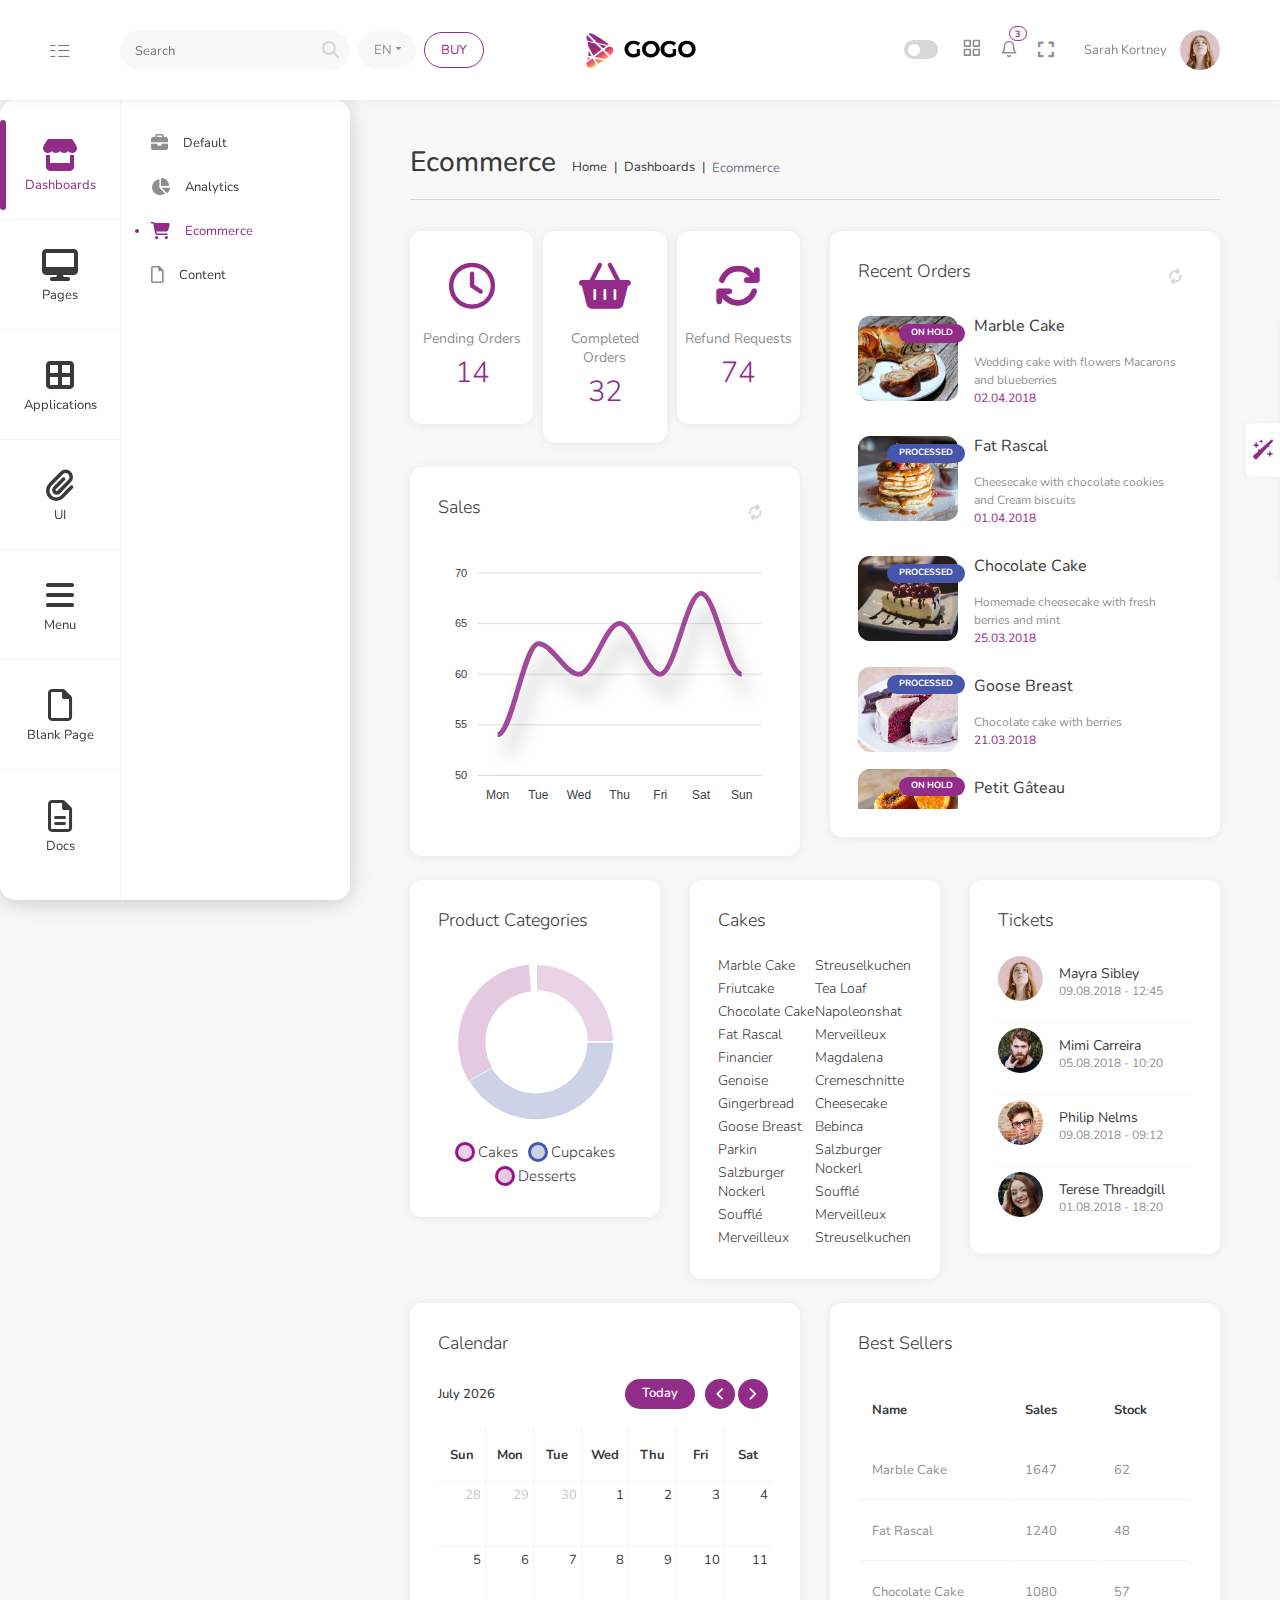
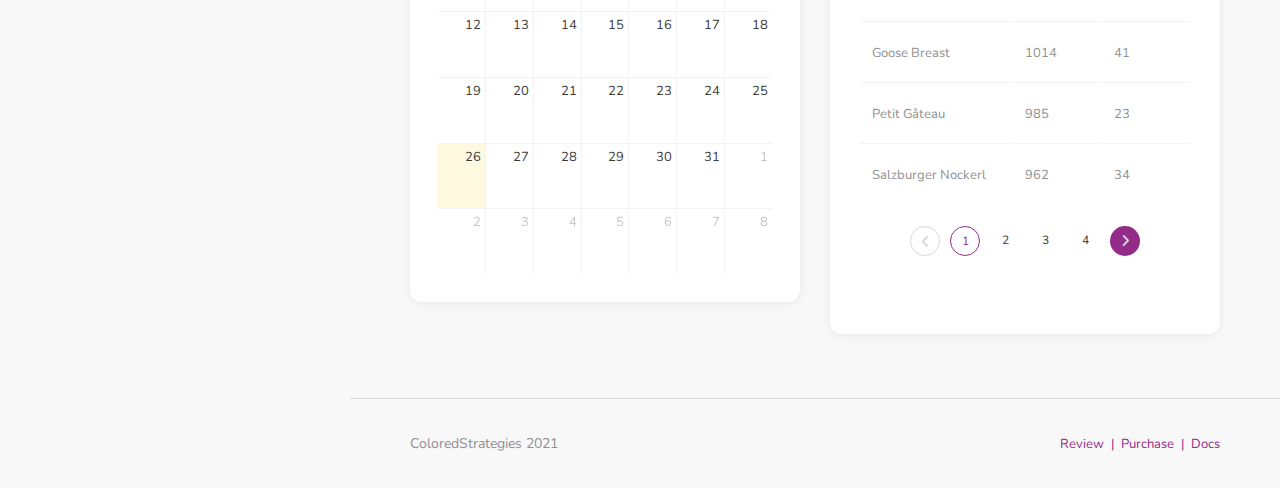
<file: index.html>
<!DOCTYPE html>
<html lang="en">

<head>
    <meta charset="UTF-8">
    <meta name="viewport" content="width=device-width, initial-scale=1.0">
    <title>Gogo React - React Admin Template</title>

    <!-- Font Link -->
    <link rel="stylesheet" href="./assets/css/font.css">

    <!-- Font Awesome Link -->
    <link rel="stylesheet" href="./assets/css/all.min.css">

    <!-- Favicon Link -->
    <link rel="shortcut icon" href="./assets/images/logo/favicon.ico" type="image/x-icon">

    <!-- Calender -->
     <link rel="stylesheet" href="./assets/css/calender.css">

    <!-- Css Link -->
    <link rel="stylesheet" id="colorChange" href="./assets/css/style.css">

</head>

<!-- https://gogo-react.coloredstrategies.com/app/dashboards/ecommerce -->

<body>
    <div class="wizard-setting">
        <a href="#">
            <i class="fa-solid fa-wand-sparkles"></i>
        </a>
    </div>
    <div class="theme-colors">
        <div class="change-color">
            <p>Light Theme</p>
            <div class="colors">
                <a href="#" class="bluenavy">
                    <span></span>
                </a>
                <a href="#" class="blueyale">
                    <span></span>
                </a>
                <a href="#" class="blueolympic">
                    <span></span>
                </a>
                <a href="#" class="greenmoss">
                    <span></span>
                </a>
                <a href="#" class="greenlime">
                    <span></span>
                </a>
            </div>
            <div class="colors">
                <a href="javascript:void(0);" class="purplemonster" data-path="./assets/css/style.css">
                    <span></span>
                </a>
                <a href="#" class="orangecarrot">
                    <span></span>
                </a>
                <a href="#" class="redruby">
                    <span></span>
                </a>
                <a href="#" class="yellowgranola">
                    <span></span>
                </a>
                <a href="#" class="greysteel">
                    <span></span>
                </a>
            </div>  
        </div>
        <div class="change-color">
            <p>Dark Theme</p>
            <div class="colors">
                <a href="#" class="bluenavy">
                    <span></span>
                </a>
                <a href="#" class="blueyale">
                    <span></span>
                </a>
                <a href="#" class="blueolympic">
                    <span></span>
                </a>
                <a href="#" class="greenmoss">
                    <span></span>
                </a>
                <a href="#" class="greenlime">
                    <span></span>
                </a>
            </div>
            <div class="colors">
                <a href="javascript:void(0);" class="dark-purplemonster" data-path="./assets/css/dark.css">
                    <span></span>
                </a>
                <a href="#" class="orangecarrot">
                    <span></span>
                </a>
                <a href="#" class="redruby">
                    <span></span>
                </a>
                <a href="#" class="yellowgranola">
                    <span></span>
                </a>
                <a href="#" class="greysteel">
                    <span></span>
                </a>
            </div>  
        </div>
    </div>
    <div class="page-wrapper">
        <header>
            <div class="row items-center justify-between">
                <div class="navbar-left">
                    <div class="toggle-menu">
                        <a href="javascript:void(0);">
                            <svg class="main" xmlns="http://www.w3.org/2000/svg" viewBox="0 0 9 17">
                                <rect x="0.48" y="0.5" width="7" height="1"></rect>
                                <rect x="0.48" y="7.5" width="7" height="1"></rect>
                                <rect x="0.48" y="15.5" width="7" height="1"></rect>
                            </svg>

                            <svg class="sub" xmlns="http://www.w3.org/2000/svg" viewBox="0 0 18 17">
                                <rect x="1.56" y="0.5" width="16" height="1"></rect>
                                <rect x="1.56" y="7.5" width="16" height="1"></rect>
                                <rect x="1.56" y="15.5" width="16" height="1"></rect>
                            </svg>
                        </a>
                    </div>
                    <div class="search-bar">
                        <input type="text" placeholder="Search">
                        <span>
                            <i class="fa-solid fa-magnifying-glass"></i>
                        </span>
                    </div>
                    <div class="lan">
                        <a href="javascript:void(0);">
                            <span>EN</span>
                        </a>
                        <nav>
                            <ul>
                                <li class="dropdown">
                                    <a href="index.html">English - LTR</a>
                                </li>
                                <li class="dropdown">
                                    <a href="index.html">Español</a>
                                </li>
                                <li class="dropdown">
                                    <a href="index.html">English - RTL</a>
                                </li>
                            </ul>
                        </nav>
                    </div>
                    <div class="buy">
                        <a href="https://themeforest.net/cart/configure_before_adding/22544383?license=regular&irgwc=1&clickid=VJM0kU21bxyKRudUFv3RSwwXUkHXVZVBqSOl2A0&iradid=275988&irpid=1324459&iradtype=ONLINE_TRACKING_LINK&irmptype=mediapartner&mp_value1=&utm_campaign=af_impact_radius_1324459&utm_medium=affiliate&utm_source=impact_radius">buy</a>
                    </div>
                </div>
                <div class="logo">
                    <a href="javascript:void(0);">
                        <img src="./assets/images/logo/logo.png" alt="Logo">
                    </a>
                </div>
                <div class="navbar-right">
                    <a href="javascript:void(0);">
                        <input type="checkbox" id="switch">
                        <label for="switch">Toggle</label>
                    </a>
                    <div class="icons">
                        <div class="grid">
                            <a href="javascript:void(0);">
                                <svg xmlns="http://www.w3.org/2000/svg" width="18" height="18" viewBox="0 0 22 22"
                                    fill="none" stroke="currentColor" stroke-width="2" stroke-linecap="round"
                                    stroke-linejoin="round" class="feather feather-grid">
                                    <rect x="3" y="3" width="7" height="7"></rect>
                                    <rect x="14" y="3" width="7" height="7"></rect>
                                    <rect x="14" y="14" width="7" height="7"></rect>
                                    <rect x="3" y="14" width="7" height="7"></rect>
                                </svg>
                            </a>
                            <nav>
                                <ul>
                                    <li class="dropdown">
                                        <a href="index.html">
                                            <i class="fa-solid fa-store"></i>
                                            <span>Dashboards</span>
                                        </a>
                                        <a href="index.html">
                                            <i class="fa-solid fa-paperclip"></i><br>
                                            <span>UI</span>
                                        </a>
                                        <a href="index.html">
                                            <i class="fa-solid fa-chart-simple"></i>
                                            <span>Charts</span>
                                        </a>
                                        <a href="index.html">
                                            <i class="fa-regular fa-comment"></i><br>
                                            <span>Chat</span>
                                        </a>
                                        <a href="index.html">
                                            <i class="fa-solid fa-chart-line"></i>
                                            <span>Survey</span>
                                        </a>
                                        <a href="index.html">
                                            <i class="fa-solid fa-list-check"></i><br>
                                            <span>To-do List</span>
                                        </a>
                                    </li>
                                </ul>
                            </nav>
                        </div>
                        <div class="notification">
                            <a href="javascript:void(0);">
                                <svg xmlns="http://www.w3.org/2000/svg" width="18" height="18" viewBox="0 0 24 24"
                                    fill="none" stroke="currentColor" stroke-width="2" stroke-linecap="round"
                                    stroke-linejoin="round" class="feather feather-bell">
                                    <path d="M18 8A6 6 0 0 0 6 8c0 7-3 9-3 9h18s-3-2-3-9"></path>
                                    <path d="M13.73 21a2 2 0 0 1-3.46 0"></path>
                                </svg>
                                <span>3</span>
                            </a>
                            <nav>
                                <ul>
                                    <li class="dropdown">
                                        <a href="index.html">
                                            <div class="user-list">
                                                <div class="user-img">
                                                    <a href="#">
                                                        <img src="./assets/images/product/comment.png" alt="User Image">
                                                    </a>
                                                </div>
                                                <div class="user-detail">
                                                    <a href="#">
                                                        <p>Joisse Kaycee just sent a new comment!</p>
                                                        <p>09.04.2018 - 12:45</p>
                                                    </a>
                                                </div>
                                            </div>
                                        </a>
                                    </li>
                                    <li class="dropdown">
                                        <a href="index.html">
                                            <div class="user-list">
                                                <div class="user-img">
                                                    <a href="#">
                                                        <img src="./assets/images/product/product-img-1.png" alt="Product Image">
                                                    </a>
                                                </div>
                                                <div class="user-detail">
                                                    <a href="#">
                                                        <p>1 item is out of stock!</p>
                                                        <p>09.04.2018 - 12:45</p>
                                                    </a>
                                                </div>
                                            </div>
                                        </a>
                                    </li>
                                    <li class="dropdown">
                                        <a href="index.html">
                                            <div class="user-list">
                                                <div class="user-img">
                                                    <a href="#">
                                                        <img src="./assets/images/product/product-img-2.png" alt="Product Image">
                                                    </a>
                                                </div>
                                                <div class="user-detail">
                                                    <a href="#">
                                                        <p>New order received! It is total $147,20.</p>
                                                        <p>09.04.2018 - 12:45</p>
                                                    </a>
                                                </div>
                                            </div>
                                        </a>
                                    </li>
                                    <li class="dropdown">
                                        <a href="index.html">
                                            <div class="user-list">
                                                <div class="user-img">
                                                    <a href="#">
                                                        <img src="./assets/images/product/product-img-3.png" alt="Product Image">
                                                    </a>
                                                </div>
                                                <div class="user-detail">
                                                    <a href="#">
                                                        <p>3 items just added to wish list by a user!</p>
                                                        <p>09.04.2018 - 12:45</p>
                                                    </a>
                                                </div>
                                            </div>
                                        </a>
                                    </li>
                                </ul>
                            </nav>
                        </div>
                        <div class="fullscreen">
                            <a href="javascript:void(0);" id="expand">
                                <i class="fa-solid fa-expand"></i>
                                <i class="fa-solid fa-minimize"></i>
                            </a>
                        </div>
                    </div>
                    <div class="profile">
                        <a href="javascript:void(0);">
                            <span>Sarah Kortney</span>
                            <img src="./assets/images/user-image/p-1.png" alt="Profile Photo">
                        </a>
                        <nav>
                            <ul>
                                <li class="dropdown">
                                    <a href="index.html">Account</a>
                                </li>
                                <li class="dropdown">
                                    <a href="index.html">Features</a>
                                </li>
                                <li class="dropdown">
                                    <a href="index.html">History</a>
                                </li>
                                <li class="dropdown">
                                    <a href="index.html">Support</a>
                                </li>
                                <li class="dropdown">
                                    <a href="index.html">Sign out</a>
                                </li>
                            </ul>
                        </nav>
                    </div>
                </div>
            </div>
        </header>

        <div class="page-body-wrapper">
            <div class="sidebar">
                <div class="menubar">
                    <ul>
                        <li class="dashboards">
                            <a href="#" class="dashboard">
                                <i class="fa-solid fa-store"></i>
                                <span>Dashboards</span>
                            </a>
                        </li>
                        <li class="pages">
                            <a href="#">
                                <i class="fa-solid fa-desktop"></i>
                                <span>Pages</span>
                            </a>
                        </li>
                        <li class="apps">
                            <a href="#">
                                <i class="fa-solid fa-border-all"></i>
                                <span>Applications</span>
                            </a>
                        </li>
                        <li class="ui">
                            <a href="#">
                                <i class="fa-solid fa-paperclip"></i>
                                <span>UI</span>
                            </a>
                        </li>
                        <li class="menus">
                            <a href="#">
                                <i class="fa-solid fa-bars"></i>
                                <span>Menu</span>
                            </a>
                        </li>
                        <li class="blank-page">
                            <a href="#">
                                <i class="fa-regular fa-file"></i>
                                <span>Blank Page</span>
                            </a>
                        </li>
                        <li class="docs">
                            <a href="#">
                                <i class="fa-regular fa-file-lines"></i>
                                <span>Docs</span>
                            </a>
                        </li>
                    </ul>
                </div>
                <div class="sub-menubar">
                    <ul class="dashboards-dropdown">
                        <li>
                            <a href="#">
                                <i class="fa-solid fa-briefcase"></i>
                                <span>Default</span>
                            </a>
                        </li>
                        <li>
                            <a href="#">
                                <i class="fa-solid fa-chart-pie"></i>
                                <span>Analytics</span>
                            </a>
                        </li>
                        <li>
                            <a href="#">
                                <i class="fa-solid fa-cart-shopping"></i>
                                <span>Ecommerce</span>
                            </a>
                        </li>
                        <li>
                            <a href="#">
                                <i class="fa-regular fa-file"></i>
                                <span>Content</span>
                            </a>
                        </li>
                    </ul>
                    <ul class="pages-dropdown">
                        <li class="authorization">
                            <a href="#">
                                <i class="fa-solid fa-angle-down"></i>
                                <span>Authorization</span>
                            </a>
                            <nav class="authorization-subdropdown">
                                <ul>
                                    <li>
                                        <a href="#">
                                            <i class="fa-solid fa-user-check"></i>
                                            <span>Login</span>
                                        </a>
                                    </li>
                                    <li>
                                        <a href="#">
                                            <i class="fa-solid fa-user-plus"></i>
                                            <span>Register</span>
                                        </a>
                                    </li>
                                    <li>
                                        <a href="#">
                                            <i class="fa-solid fa-user-check"></i>
                                            <span>Forgot Password</span>
                                        </a>
                                    </li>
                                    <li>
                                        <a href="#">
                                            <i class="fa-solid fa-user-xmark"></i>
                                            <span>Reset Password</span>
                                        </a>
                                    </li>
                                </ul>
                            </nav>
                        </li>
                        <li class="product">
                            <a href="#">
                                <i class="fa-solid fa-angle-down"></i>
                                <span>Product</span>
                            </a>
                            <nav class="product-subdropdown">
                                <ul>
                                    <li>
                                        <a href="#">
                                            <i class="fa-regular fa-rectangle-list"></i>
                                            <span>Data List</span>
                                        </a>
                                    </li>
                                    <li>
                                        <a href="#">
                                            <i class="fa-solid fa-list"></i>
                                            <span>Thuumb List</span>
                                        </a>
                                    </li>
                                    <li>
                                        <a href="#">
                                            <i class="fa-solid fa-border-all"></i>
                                            <span>Image List</span>
                                        </a>
                                    </li>
                                    <li>
                                        <a href="#">
                                            <i class="fa-regular fa-image"></i>
                                            <span>Details</span>
                                        </a>
                                    </li>
                                    <li>
                                        <a href="#">
                                            <i class="fa-solid fa-book-open"></i>
                                            <span>Details Alt</span>
                                        </a>
                                    </li>
                                </ul>
                            </nav>
                        </li>
                        <li class="profile1">
                            <a href="#">
                                <i class="fa-solid fa-angle-down"></i>
                                <span>Profile</span>
                            </a>
                            <nav class="profile1-subdropdown">
                                <ul>
                                    <li>
                                        <a href="#">
                                            <i class="fa-solid fa-share-nodes"></i>
                                            <span>Social</span>
                                        </a>
                                    </li>
                                    <li>
                                        <a href="#">
                                            <i class="fa-solid fa-link"></i>
                                            <span>Portfolio</span>
                                        </a>
                                    </li>
                                </ul>
                            </nav>
                        </li>
                        <li class="blog">
                            <a href="#">
                                <i class="fa-solid fa-angle-down"></i>
                                <span>Blog</span>
                            </a>
                            <nav class="blog-subdropdown">
                                <ul>
                                    <li>
                                        <a href="#">
                                            <i class="fa-solid fa-share-nodes"></i>
                                            <span>Blog List</span>
                                        </a>
                                    </li>
                                    <li>
                                        <a href="#">
                                            <i class="fa-solid fa-link"></i>
                                            <span>Blog Detail</span>
                                        </a>
                                    </li>
                                </ul>
                            </nav>
                        </li>
                        <li class="miscellaneous">
                            <a href="#">
                                <i class="fa-solid fa-angle-down"></i>
                                <span>Miscellaneous</span>
                            </a>
                            <nav class="miscellaneous-subdropdown">
                                <ul>
                                    <li>
                                        <a href="#">
                                            <i class="fa-regular fa-circle-question"></i>
                                            <span>Faq</span>
                                        </a>
                                    </li>
                                    <li>
                                        <a href="#">
                                            <i class="fa-solid fa-graduation-cap"></i>
                                            <span>Knowledge Base</span>
                                        </a>
                                    </li>
                                    <li>
                                        <a href="#">
                                            <i class="fa-regular fa-gem"></i>
                                            <span>Prices</span>
                                        </a>
                                    </li>
                                    <li>
                                        <a href="#">
                                            <i class="fa-solid fa-magnifying-glass"></i>
                                            <span>Search</span>
                                        </a>
                                    </li>
                                    <li>
                                        <a href="#">
                                            <i class="fa-regular fa-envelope-open"></i>
                                            <span>Mailing</span>
                                        </a>
                                    </li>
                                    <li>
                                        <a href="#">
                                            <i class="fa-solid fa-receipt"></i>
                                            <span>Invoice</span>
                                        </a>
                                    </li>
                                    <li>
                                        <a href="#">
                                            <i class="fa-solid fa-circle-exclamation"></i>
                                            <span>Error</span>
                                        </a>
                                    </li>
                                </ul>
                            </nav>
                        </li>
                    </ul>
                    <ul class="apps-dropdown">
                        <li>
                            <a href="#">
                                <i class="fa-solid fa-circle-check"></i>
                                <span>To-do List</span>
                            </a>
                        </li>
                        <li>
                            <a href="#">
                                <i class="fa-solid fa-calculator"></i>
                                <span>Survey</span>
                            </a>
                        </li>
                        <li>
                            <a href="#">
                                <i class="fa-regular fa-comments"></i>
                                <span>Chat</span>
                            </a>
                        </li>
                    </ul>
                    <ul class="ui-dropdown">
                        <li class="forms">
                            <a href="#">
                                <i class="fa-solid fa-angle-down"></i>
                                <span>Forms</span>
                            </a>
                            <nav class="forms-subdropdown">
                                <ul>
                                    <li>
                                        <a href="#">
                                            <i class="fa-solid fa-book"></i>
                                            <span>Layouts</span>
                                        </a>
                                    </li>
                                    <li>
                                        <a href="#">
                                            <i class="fa-solid fa-puzzle-piece"></i>
                                            <span>Components</span>
                                        </a>
                                    </li>
                                    <li>
                                        <a href="#">
                                            <i class="fa-regular fa-circle-check"></i>
                                            <span>Validations</span>
                                        </a>
                                    </li>
                                    <li>
                                        <a href="#">
                                            <i class="fa-solid fa-wand-sparkles"></i>
                                            <span>Wizard</span>
                                        </a>
                                    </li>
                                </ul>
                            </nav>
                        </li>
                        <li class="components">
                            <a href="#">
                                <i class="fa-solid fa-angle-down"></i>
                                <span>Components</span>
                            </a>
                            <nav class="components-subdropdown">
                                <ul>
                                    <li>
                                        <a href="#">
                                            <i class="fa-regular fa-bell"></i>
                                            <span>Alerts</span>
                                        </a>
                                    </li>
                                    <li>
                                        <a href="#">
                                            <i class="fa-solid fa-award"></i>
                                            <span>Badges</span>
                                        </a>
                                    </li>
                                    <li>
                                        <a href="#">
                                            <i class="fa-solid fa-play"></i>
                                            <span>Buttons</span>
                                        </a>
                                    </li>
                                    <li>
                                        <a href="#">
                                            <i class="fa-solid fa-layer-group"></i>
                                            <span>Cards</span>
                                        </a>
                                    </li>
                                    <li>
                                        <a href="#">
                                            <i class="fa-regular fa-image"></i>
                                            <span>Carousel</span>
                                        </a>
                                    </li>
                                    <li>
                                        <a href="#">
                                            <i class="fa-solid fa-chart-simple"></i>
                                            <span>Charts</span>
                                        </a>
                                    </li>
                                    <li>
                                        <a href="#">
                                            <i class="fa-solid fa-angle-up"></i>
                                            <span>Collapse</span>
                                        </a>
                                    </li>
                                    <li>
                                        <a href="#">
                                            <i class="fa-solid fa-angle-down"></i>
                                            <span>Dropdowns</span>
                                        </a>
                                    </li>
                                    <li>
                                        <a href="#">
                                            <i class="fa-solid fa-book-open"></i>
                                            <span>Editors</span>
                                        </a>
                                    </li>
                                    <li>
                                        <a href="#">
                                            <i class="fa-regular fa-star"></i>
                                            <span>Icons</span>
                                        </a>
                                    </li>
                                    <li>
                                        <a href="#">
                                            <i class="fa-regular fa-file-lines"></i>
                                            <span>Input Groups</span>
                                        </a>
                                    </li>
                                    <li>
                                        <a href="#">
                                            <i class="fa-solid fa-display"></i>
                                            <span>Jumbotron</span>
                                        </a>
                                    </li>
                                    <li>
                                        <a href="#">
                                            <i class="fa-regular fa-map"></i>
                                            <span>Maps</span>
                                        </a>
                                    </li>
                                    <li>
                                        <a href="#">
                                            <i class="fa-regular fa-paste"></i>
                                            <span>Model</span>
                                        </a>
                                    </li>
                                    <li>
                                        <a href="#">
                                            <i class="fa-solid fa-location-arrow"></i>
                                            <span>Navigation</span>
                                        </a>
                                    </li>
                                    <li>
                                        <a href="#">
                                            <i class="fa-solid fa-thumbtack fa-rotate-by" style="--fa-rotate-angle: 50deg;"></i>
                                            <span>Popover & Tooltip</span>
                                        </a>
                                    </li>
                                    <li>
                                        <a href="#">
                                            <i class="fa-solid fa-shuffle"></i>
                                            <span>Sortable</span>
                                        </a>
                                    </li>
                                    <li>
                                        <a href="#">
                                            <i class="fa-solid fa-border-all"></i>
                                            <span>Tables</span>
                                        </a>
                                    </li>
                                </ul>
                            </nav>
                        </li>
                    </ul>
                    <ul class="menus-dropdown">
                        <li>
                            <a href="#">
                                <i class="fa-solid fa-arrow-right-from-bracket fa-rotate-180"></i>
                                <span>Menu Types</span>
                            </a>
                        </li>
                        <li class="menus">
                            <a href="#">
                                <i class="fa-solid fa-angle-down"></i>
                                <span>Menu Levels</span>
                            </a>
                            <nav class="menus-subdropdown">
                                <ul>
                                    <li>
                                        <a href="#">
                                            <i class="fa-solid fa-angle-right"></i>
                                            <span>Third Level 1</span>
                                        </a>
                                    </li>
                                    <li>
                                        <a href="#">
                                            <i class="fa-solid fa-angle-right"></i>
                                            <span>Third Level 2</span>
                                        </a>
                                    </li>
                                    <li>
                                        <a href="#">
                                            <i class="fa-solid fa-angle-right"></i>
                                            <span>Third Level 3</span>
                                        </a>
                                    </li>
                                </ul>
                            </nav>
                        </li>
                    </ul>
                </div>
            </div>
            <div class="page-body">
                <div class="row row-gap-24">
                    <div class="col-12">
                        <div class="menu">
                            <div class="heading">
                                <h1>Ecommerce</h1>
                            </div>
                            <ul>
                                <li>
                                    <a href="#">Home</a>
                                </li>
                                <li>
                                    <a href="#">Dashboards</a>
                                </li>
                                <li>
                                    <a href="#">Ecommerce</a>
                                </li>
                            </ul>
                        </div>
                    </div>

                    <div class="col-6">
                        <div class="row inner-row">
                            <div class="col-4">
                                <div class="order-list">
                                    <i class="fa-regular fa-clock"></i>
                                    <p>Pending Orders</p>
                                    <span>14</span>
                                </div>
                            </div>
                            <div class="col-4">
                                <div class="order-list">
                                    <i class="fa-solid fa-basket-shopping"></i>
                                    <p>Completed Orders</p>
                                    <span>32</span>
                                </div>
                            </div>
                            <div class="col-4">
                                <div class="order-list">
                                    <i class="fa-solid fa-arrows-rotate"></i>
                                    <p>Refund Requests</p>
                                    <span>74</span>
                                </div>
                            </div>
                            <!-- <div class="col-3">
                                <div class="order-list">
                                    <i class="fa-solid fa-envelope-open-text"></i>
                                    <p>New Comments</p>
                                    <span>25</span>
                                </div>
                            </div> -->
                            <div class="col-12">
                                <div class="card">
                                    <div class="card-body">
                                        <div class="card-header">
                                            <h3>Sales</h3>
                                            <button>
                                                <i class="fa-solid fa-rotate"></i>
                                            </button>
                                        </div>
                                        <div>
                                            <div id="salesChart"></div>
                                        </div>
                                    </div>
                                </div>
                            </div>
                        </div>
                    </div>

                    <div class="col-6">
                        <div class="card">
                            <div class="card-header">
                                <h3>Recent Orders</h3>
                                <button>
                                    <i class="fa-solid fa-rotate"></i>
                                </button>
                            </div>
                            <div class="card-body">
                                <div class="recent-order">
                                    <div class="order">
                                        <div class="order-img">
                                            <a href="#">
                                                <img src="./assets/images/card-img/cake.png" alt="Cake Image">
                                                <span>on hold</span>
                                            </a>
                                        </div>
                                        <div class="order-des">
                                            <ul>
                                                <li>
                                                    <a href="#">Marble Cake</a>
                                                </li>
                                                <li>
                                                    <a href="#">Wedding cake with flowers Macarons and blueberries</a>
                                                </li>
                                                <li>
                                                    <a href="#">02.04.2018</a>
                                                </li>
                                            </ul>
                                        </div>
                                    </div>
    
                                    <div class="order">
                                        <div class="order-img">
                                            <a href="#">
                                                <img src="./assets/images/card-img/fat-rascal-img.png" alt="fat-rascal Image">
                                                <span style="background-color: #4556AC;">processed</span>
                                            </a>
                                        </div>
                                        <div class="order-des">
                                            <ul>
                                                <li>
                                                    <a href="#">Fat Rascal</a>
                                                </li>
                                                <li>
                                                    <a href="#">Cheesecake with chocolate cookies and Cream biscuits</a>
                                                </li>
                                                <li>
                                                    <a href="#">01.04.2018</a>
                                                </li>
                                            </ul>
                                        </div>
                                    </div>
    
                                    <div class="order">
                                        <div class="order-img">
                                            <a href="#">
                                                <img src="./assets/images/card-img/chocolate-cake-img.png" alt="chocolate-cake Image">
                                                <span style="background-color: #4556AC;">processed</span>
                                            </a>
                                        </div>
                                        <div class="order-des">
                                            <ul>
                                                <li>
                                                    <a href="#">Chocolate Cake</a>
                                                </li>
                                                <li>
                                                    <a href="#">Homemade cheesecake with fresh berries and mint</a>
                                                </li>
                                                <li>
                                                    <a href="#">25.03.2018</a>
                                                </li>
                                            </ul>
                                        </div>
                                    </div>
    
                                    <div class="order">
                                        <div class="order-img">
                                            <a href="#">
                                                <img src="./assets/images/card-img/goose-breast-img.png" alt="goose-breast Image">
                                                <span style="background-color: #4556AC;">processed</span>
                                            </a>
                                        </div>
                                        <div class="order-des">
                                            <ul>
                                                <li>
                                                    <a href="#">Goose Breast</a>
                                                </li>
                                                <li>
                                                    <a href="#">Chocolate cake with berries</a>
                                                </li>
                                                <li>
                                                    <a href="#">21.03.2018</a>
                                                </li>
                                            </ul>
                                        </div>
                                    </div>
    
                                    <div class="order">
                                        <div class="order-img">
                                            <a href="#">
                                                <img src="./assets/images/card-img/petit-gateau-img.png" alt="petit-gateau Image">
                                                <span>on hold</span>
                                            </a>
                                        </div>
                                        <div class="order-des">
                                            <ul>
                                                <li>
                                                    <a href="#">Petit Gâteau</a>
                                                </li>
                                                <li>
                                                    <a href="#">Chocolate cake with mascarpone</a>
                                                </li>
                                                <li>
                                                    <a href="#">02.06.2018</a>
                                                </li>
                                            </ul>
                                        </div>
                                    </div>
    
                                    <div class="order">
                                        <div class="order-img">
                                            <a href="#">
                                                <img src="./assets/images/card-img/salzburger-nockerl-img.png" alt="salzburger-nockerl Image">
                                                <span style="background-color: #4556AC;">processed</span>
                                            </a>
                                        </div>
                                        <div class="order-des">
                                            <ul>
                                                <li>
                                                    <a href="#">Salzburger Nockerl</a>
                                                </li>
                                                <li>
                                                    <a href="#">Wedding cake decorated with donuts and wild berries</a>
                                                </li>
                                                <li>
                                                    <a href="#">14.07.2018</a>
                                                </li>
                                            </ul>
                                        </div>
                                    </div>

                                </div>
                            </div>
                        </div>
                    </div>         

                    <div class="col-4">
                        <div class="card">
                            <div class="card-header">
                                <h3>Product Categories</h3>
                            </div>
                            <div class="product-chart">
                                <div id="productCategory"></div>
                            </div>
                        </div>
                    </div>

                    <div class="col-4">
                        <div class="card">
                            <div class="card-header">
                                <h3>Cakes</h3>
                            </div>
                            <div class="card-body">
                                <div class="cakes">
                                    <ul>
                                        <li>
                                            <a href="#">Marble Cake</a>
                                        </li>
                                        <li>
                                            <a href="#">Friutcake</a>
                                        </li>
                                        <li>
                                            <a href="#">Chocolate Cake</a>
                                        </li>
                                        <li>
                                            <a href="#">Fat Rascal</a>
                                        </li>
                                        <li>
                                            <a href="#">Financier</a>
                                        </li>
                                        <li>
                                            <a href="#">Genoise</a>
                                        </li>
                                        <li>
                                            <a href="#">Gingerbread</a>
                                        </li>
                                        <li>
                                            <a href="#">Goose Breast</a>
                                        </li>
                                        <li>
                                            <a href="#">Parkin</a>
                                        </li>
                                        <li>
                                            <a href="#">Salzburger Nockerl</a>
                                        </li>
                                        <li>
                                            <a href="#">Soufflé</a>
                                        </li>
                                        <li>
                                            <a href="#">Merveilleux</a>
                                        </li>
                                    </ul>

                                    <ul>
                                        <li>
                                            <a href="#">Streuselkuchen</a>
                                        </li>
                                        <li>
                                            <a href="#">Tea Loaf</a>
                                        </li>
                                        <li>
                                            <a href="#">Napoleonshat</a>
                                        </li>
                                        <li>
                                            <a href="#">Merveilleux</a>
                                        </li>   
                                        <li>
                                            <a href="#">Magdalena</a>
                                        </li>
                                        <li>
                                            <a href="#">Cremeschnitte</a>
                                        </li>
                                        <li>
                                            <a href="#">Cheesecake</a>
                                        </li>
                                        <li>
                                            <a href="#">Bebinca</a>
                                        </li>
                                        <li>
                                            <a href="#">Salzburger Nockerl</a>
                                        </li>
                                        <li>
                                            <a href="#">Soufflé</a>
                                        </li>
                                        <li>
                                            <a href="#">Merveilleux</a>
                                        </li>
                                        <li>
                                            <a href="#">Streuselkuchen</a>
                                        </li>
                                    </ul>
                                </div>
                            </div>
                        </div>
                    </div>
                    <div class="col-4">
                        <div class="card">
                            <div class="card-header">
                                <h3>Tickets</h3>
                            </div>
                            <div class="card-body">
                                <div class="user">
                                    <div class="user-list">
                                        <div class="user-img">
                                            <a href="#">
                                                <img src="./assets/images/user-image/p-1.png" alt="User Image">
                                            </a>
                                        </div>
                                        <div class="user-detail">
                                            <a href="#">
                                                <p>Mayra Sibley</p>
                                                <p>09.08.2018 - 12:45</p>
                                            </a>
                                        </div>
                                    </div>
    
                                    <div class="user-list">
                                        <div class="user-img">
                                            <a href="#">
                                                <img src="./assets/images/user-image/p-2.png" alt="User Image">
                                            </a>
                                        </div>
                                        <div class="user-detail">
                                            <a href="#">
                                                <p>Mimi Carreira</p>
                                                <p>05.08.2018 - 10:20</p>
                                            </a>
                                        </div>
                                    </div>
    
                                    <div class="user-list">
                                        <div class="user-img">
                                            <a href="#">
                                                <img src="./assets/images/user-image/p-3.png" alt="User Image">
                                            </a>
                                        </div>
                                        <div class="user-detail">
                                            <a href="#">
                                                <p>Philip Nelms</p>
                                                <p>09.08.2018 - 09:12</p>
                                            </a>
                                        </div>
                                    </div>
    
                                    <div class="user-list">
                                        <div class="user-img">
                                            <a href="#">
                                                <img src="./assets/images/user-image/p-4.png" alt="User Image">
                                            </a>
                                        </div>
                                        <div class="user-detail">
                                            <a href="#">
                                                <p>Terese Threadgill</p>
                                                <p>01.08.2018 - 18:20</p>
                                            </a>
                                        </div>
                                    </div>
    
                                    <div class="user-list">
                                        <div class="user-img">
                                            <a href="#">
                                                <img src="./assets/images/user-image/p-5.png" alt="User Image">
                                            </a>
                                        </div>
                                        <div class="user-detail">
                                            <a href="#">
                                                <p>Kathryn Mengel</p>
                                                <p>27.07.2018 - 11:45</p>
                                            </a>
                                        </div>
                                    </div>
    
                                    <div class="user-list">
                                        <div class="user-img">
                                            <a href="#">
                                                <img src="./assets/images/user-image/p-2.png" alt="User Image">
                                            </a>
                                        </div>
                                        <div class="user-detail">
                                            <a href="#">
                                                <p>Esperanza Lodge</p>
                                                <p>24.07.2018 - 15:00</p>
                                            </a>
                                        </div>
                                    </div>
    
                                    <div class="user-list">
                                        <div class="user-img">
                                            <a href="#">
                                                <img src="./assets/images/user-image/p-1.png" alt="User Image">
                                            </a>
                                        </div>
                                        <div class="user-detail">
                                            <a href="#">
                                                <p>Laree Munsch</p>
                                                <p>24.05.2018 - 11:00</p>
                                            </a>
                                        </div>
                                    </div>
                                </div>
                            </div>
                        </div>
                    </div>

                    <div class="col-6">
                        <div class="card">
                            <div class="card-header">
                                <h3>Calendar</h3>
                            </div>
                            <div class="card-body">
                                <div class="event-calender">
                                    <div id='calendar'></div>
                                </div>  
                            </div>
                        </div>
                    </div>

                    <div class="col-6">
                        <div class="card">
                            <div class="card-header">
                                <h3>Best Sellers</h3>
                            </div>
                            <div class="seller-list">
                                <table class="first">
                                    <tr class="sales-des">
                                        <td class="saler-name">Name</td>
                                        <td class="sales">Sales</td>
                                        <td class="sales-stock">Stock</td>
                                    </tr>
                                    <tr>
                                        <td>Marble Cake</td>
                                        <td>1647</td>
                                        <td>62</td>
                                    </tr>
                                    <tr>
                                        <td>Fat Rascal</td>
                                        <td>1240</td>
                                        <td>48</td>
                                    </tr>
                                    <tr>
                                        <td>Chocolate Cake</td>
                                        <td>1080</td>
                                        <td>57</td>
                                    </tr>
                                    <tr>
                                        <td>Goose Breast</td>
                                        <td>1014</td>
                                        <td>41</td>
                                    </tr>
                                    <tr>
                                        <td>Petit Gâteau</td>
                                        <td>985</td>
                                        <td>23</td>
                                    </tr>
                                    <tr>
                                        <td>Salzburger Nockerl</td>
                                        <td>962</td>
                                        <td>34</td>
                                    </tr>
                                </table>

                                <!--   -->
                            </div>

                            <div class="page-link">
                                <div class="all-page">
                                    <ul>
                                        <li>
                                            <a href="#" class="angle-left">
                                                <i class="fa-solid fa-angle-left"></i>
                                            </a>
                                        </li>
                                        <li>
                                            <a href="javascript:void(0);" class="first-page">
                                                <span>1</span>
                                            </a>
                                        </li>
                                        <li>
                                            <a href="javascript:void(0);" class="second-page">
                                                <span>2</span>
                                            </a>
                                        </li>
                                        <li>
                                            <a href="#">
                                                <span>3</span>
                                            </a>
                                        </li>
                                        <li>
                                            <a href="#">
                                                <span>4</span>
                                            </a>
                                        </li>
                                        <li>
                                            <a href="#">
                                                <i class="fa-solid fa-angle-right"></i>
                                            </a>
                                        </li>
                                    </ul>
                                </div>
                            </div>
                        </div>
                    </div>
                    
                    <div class="col-12">
                        
                    </div>
                </div>
            </div>
        </div>

        <footer>
            <div class="row">
                <div class="col-12">
                    <div class="footer-content">
                        <div class="strategies">
                            <p>ColoredStrategies 2021</p>
                        </div>
                        <div class="reviews">
                            <ul>
                                <li>
                                    <a href="#">Review</a>
                                </li>
                                <li>
                                    <a href="#">Purchase</a>
                                </li>
                                <li>
                                    <a href="#">Docs</a>
                                </li>
                            </ul>
                        </div>
                    </div>
                </div>
            </div>
        </footer>
    </div>
    <script src="./assets/js/jquery.min.js"></script>
    <script src="./assets/js/apexcharts.js"></script>
    <script src="./assets/js/script.js"></script>

    <script>
        $(document).ready(function () {

            // Theme Color Change
            $(".wizard-setting > a").click(function(){
                $(this).toggleClass("slide");
                $(".theme-colors").toggleClass("left");
            }); 
            $(".purplemonster").click(function(){
                var path = $(this).data('path');
                $("#colorChange").attr('href',path); 
            });
            $(".dark-purplemonster").click(function(){
                var path = $(this).data('path');
                $("#colorChange").attr('href',path);
            });


            // Header dropdowns

            // language dropdown
            $(".lan").click(function () {
                $(".lan nav ul").toggleClass("block");
                $(".grid nav ul").removeClass("block"); 
                $(".notification nav ul").removeClass("block");
                $(".profile nav ul").removeClass("block");
                $(".lan a").toggleClass("lan-color");
                $(".lan ul").toggleClass("white");
            });
            // grid-dropdown
            $(".grid").click(function () {
                $(".grid nav ul").toggleClass("block"); 
                $(".lan nav ul").removeClass("block");
                $(".lan a").removeClass("lan-color");
                $(".notification nav ul").removeClass("block");
                $(".profile nav ul").removeClass("block");
            });
            // notification-dropdown
            $(".notification").click(function(){
                $(".notification nav ul").toggleClass("block");
                $(".lan nav ul").removeClass("block");
                $(".lan a").removeClass("lan-color");
                $(".grid nav ul").removeClass("block"); 
                $(".profile nav ul").removeClass("block");
            });
            // profile dropdown
            $(".profile").click(function () {
                $(".profile nav ul").toggleClass("block");
                $(".notification nav ul").removeClass("block");
                $(".lan nav ul").removeClass("block");
                $(".lan a").removeClass("lan-color");
                $(".grid nav ul").removeClass("block");
            });


            // fullscreen btn
            $(".fullscreen").click(function () {
                $(".fa-expand").toggleClass("none");
                $(".fa-minimize").toggleClass("inline");
            });

            // sidebar slide
            $(".toggle-menu").click(function () {
                $(".sidebar").toggleClass("close-sidebar");
                $("footer").toggleClass("close-sidebar");
                $(".sub").toggleClass("black");
                $(".dashboards-dropdown").toggleClass("none");
                $(".pages-dropdown").toggleClass("none");
            });

            //sub-menubar dropdown
            $(".menubar > ul > li.dashboards > a").click(function () {
                $(".dashboards-dropdown").slideDown(100);
                $(".pages-dropdown").slideUp(10);
                $(".apps-dropdown").slideUp(10);
                $(".ui-dropdown").slideUp(10);
                $(".menus-dropdown").slideUp(10);
            });
            $(".menubar > ul > li.pages > a").click(function () {
                $(".pages-dropdown").slideDown(100);
                $(".dashboards-dropdown").slideUp(10);
                $(".apps-dropdown").slideUp(10);
                $(".ui-dropdown").slideUp(10);
                $(".menus-dropdown").slideUp(10);
            });
            $(".menubar > ul > li.apps > a").click(function () {
                $(".apps-dropdown").slideDown(100);
                $(".dashboards-dropdown").slideUp(10);
                $(".pages-dropdown").slideUp(10);
                $(".ui-dropdown").slideUp(10);
                $(".menus-dropdown").slideUp(10);
            });
            $(".menubar > ul > li.ui > a").click(function () {
                $(".ui-dropdown").slideDown(100);
                $(".dashboards-dropdown").slideUp(10);
                $(".pages-dropdown").slideUp(10);
                $(".apps-dropdown").slideUp(10);
                $(".menus-dropdown").slideUp(10);
            });
            $(".menubar > ul > li.menus > a").click(function () {
                $(".menus-dropdown").slideDown(100);
                $(".dashboards-dropdown").slideUp(10);
                $(".pages-dropdown").slideUp(10);
                $(".apps-dropdown").slideUp(10);
                $(".ui-dropdown").slideUp(10);
            });
            $(".authorization > a").click(function(){
                $(".authorization-subdropdown").slideToggle(300);
                $(".authorization > a > i").toggleClass("rotate");
            });
            $(".product > a").click(function(){
                $(".product-subdropdown").slideToggle(300);
                $(".product > a > i").toggleClass("rotate");
            });
            $(".profile1 > a").click(function(){
                $(".profile1-subdropdown").slideToggle(300);
                $(".profile1 > a > i").toggleClass("rotate");
            });
            $(".blog > a").click(function(){
                $(".blog-subdropdown").slideToggle(300);
                $(".blog > a > i").toggleClass("rotate");
            });
            $(".miscellaneous > a").click(function(){
                $(".miscellaneous-subdropdown").slideToggle(300);
                $(".miscellaneous > a > i").toggleClass("rotate");
            });
            $(".forms > a").click(function(){
                $(".forms-subdropdown").slideToggle(300);
                $(".forms > a > i").toggleClass("rotate");
            });
            $(".components > a").click(function(){
                $(".components-subdropdown").slideToggle(300);
                $(".components > a > i").toggleClass("rotate");
            });
            $(".menus-dropdown > .menus > a").click(function(){
                $(".menus-subdropdown").slideToggle(300);
                $(".menus-dropdown .menus > a > i").toggleClass("rotate");
            });


            // menubar focus
            $(".pages a").click(function(){
                $(".menubar ul li.dashboards a").addClass("active");
                $(".menubar ul li .active:after").addClass("none");
            });
            $(".apps a").click(function(){
                $(".menubar ul li.dashboards a").addClass("active");
                $(".menubar ul li .active:after").addClass("none");
            });
            $(".ui a").click(function(){
                $(".menubar ul li.dashboards a").addClass("active");
                $(".menubar ul li .active:after").addClass("none");
            });
            $(".menus a").click(function(){
                $(".menubar ul li.dashboards a").addClass("active");
                $(".menubar ul li .active:after").addClass("none");
            });
            $(".blank-page a").click(function(){
                $(".menubar ul li.dashboards a").addClass("active");
                $(".menubar ul li .active:after").addClass("none");
            });
            $(".docs a").click(function(){
                $(".menubar ul li.dashboards a").addClass("active");
                $(".menubar ul li .active:after").addClass("none");
            });

        });
    </script>
    <script src="./assets/js/index.global.min.js"></script>
    <script>
        document.addEventListener('DOMContentLoaded', function () {
                const calendarEl = document.getElementById('calendar')
                const calendar = new FullCalendar.Calendar(calendarEl, {
                    initialView: 'dayGridMonth'
                })
                calendar.render()
        });
    </script>
    <script>
        let fullscreen;
        let fsEnter = document.getElementById("expand");
        fsEnter.addEventListener("click", function (e) {
            e.preventDefault();
            if (!fullscreen) {
                fullscreen = true;
                document.documentElement.requestFullscreen();
            } else {
                fullscreen = false;
                document.exitFullscreen();
            }
        });
    </script>
</body>

</html>
</file>
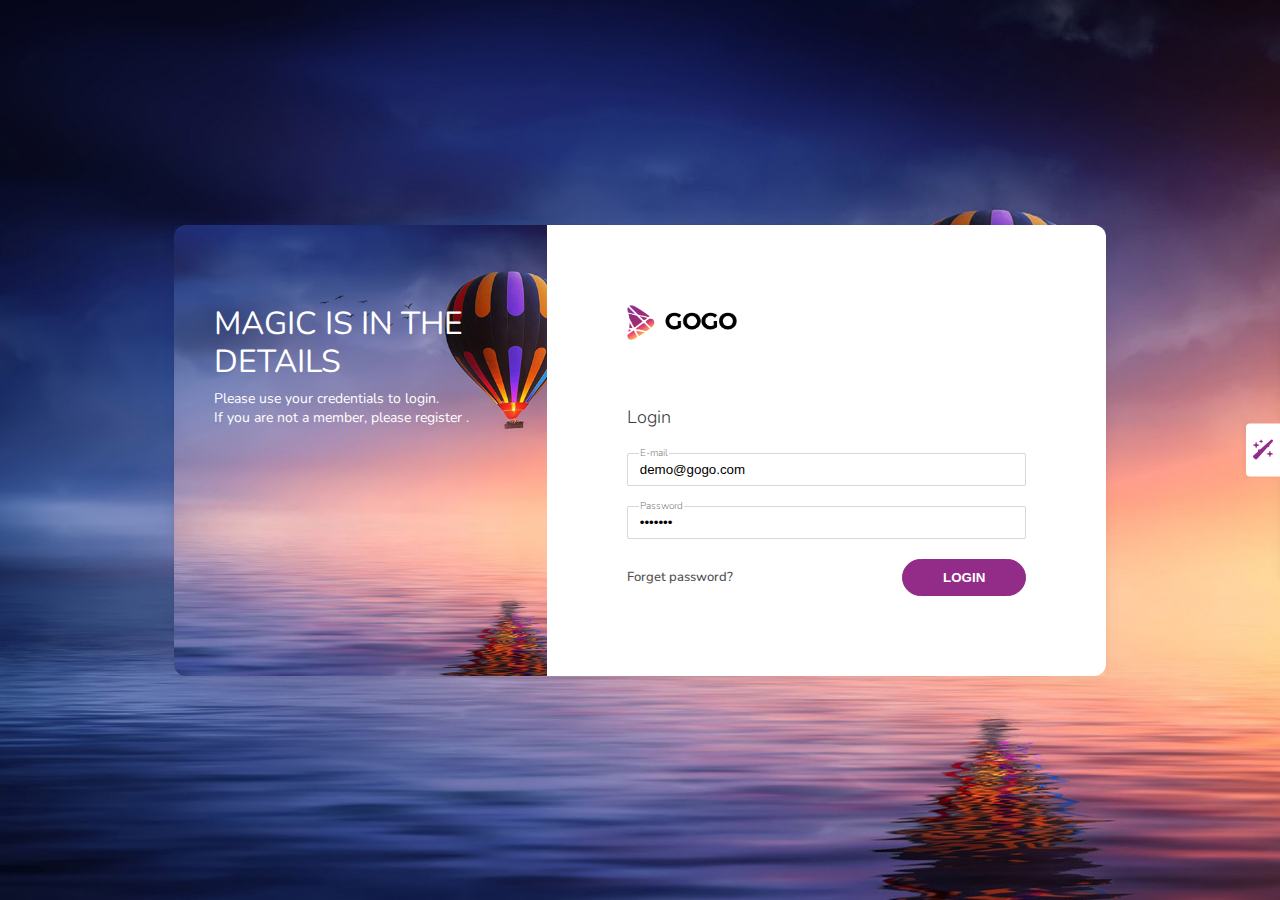
<file: login.html>
<!DOCTYPE html>
<html lang="en">

<head>
    <meta charset="UTF-8">
    <meta name="viewport" content="width=device-width, initial-scale=1.0">
    <title>Gogo React - React Admin Template</title>

    <!-- Font -->
    <link rel="stylesheet" href="./assets/css/font.css">

    <!-- Font Awesome -->
    <link rel="stylesheet" href="./assets/css/all.min.css">

    <!-- Favicon -->
    <link rel="shortcut icon" href="./assets/images/logo/favicon.ico" type="image/x-icon">

    <!-- Calender -->
     <link rel="stylesheet" href="./assets/css/calender.css">

    <!-- Css -->
    <link rel="stylesheet" id="colorChange" href="./assets/css/style.css">

</head>

<body>
    <div class="wizard-setting">
        <a href="#">
            <i class="fa-solid fa-wand-sparkles"></i>
        </a>
    </div>
    <div class="theme-colors">
        <div class="change-color">
            <p>Light Theme</p>
            <div class="colors">
                <a href="#" class="bluenavy">
                    <span></span>
                </a>
                <a href="#" class="blueyale">
                    <span></span>
                </a>
                <a href="#" class="blueolympic">
                    <span></span>
                </a>
                <a href="#" class="greenmoss">
                    <span></span>
                </a>
                <a href="#" class="greenlime">
                    <span></span>
                </a>
            </div>
            <div class="colors">
                <a href="javascript:void(0);" class="purplemonster" data-path="./assets/css/style.css">
                    <span></span>
                </a>
                <a href="#" class="orangecarrot">
                    <span></span>
                </a>
                <a href="#" class="redruby">
                    <span></span>
                </a>
                <a href="#" class="yellowgranola">
                    <span></span>
                </a>
                <a href="#" class="greysteel">
                    <span></span>
                </a>
            </div>  
        </div>
        <div class="change-color">
            <p>Dark Theme</p>
            <div class="colors">
                <a href="#" class="bluenavy">
                    <span></span>
                </a>
                <a href="#" class="blueyale">
                    <span></span>
                </a>
                <a href="#" class="blueolympic">
                    <span></span>
                </a>
                <a href="#" class="greenmoss">
                    <span></span>
                </a>
                <a href="#" class="greenlime">
                    <span></span>
                </a>
            </div>
            <div class="colors">
                <a href="javascript:void(0);" class="dark-purplemonster" data-path="./assets/css/dark.css">
                    <span></span>
                </a>
                <a href="#" class="orangecarrot">
                    <span></span>
                </a>
                <a href="#" class="redruby">
                    <span></span>
                </a>
                <a href="#" class="yellowgranola">
                    <span></span>
                </a>
                <a href="#" class="greysteel">
                    <span></span>
                </a>
            </div>  
        </div>
    </div>
    <section class="login-form">
        <div class="row">
            <div class="col-12 form">
                <div class="login">
                    <div class="login-left">
                        <h1>Magic Is In The Details</h1>
                        <p>
                            <span>Please use your credentials to login.<br>If you are not a member, please</span>
                            <a href="#">register</a>
                            <span>.</span>
                        </p>
                    </div>
                    <div class="login-right">
                        <a href="#">
                            <img src="./assets/images/logo/logo.png" alt="Logo">
                        </a>
                        <h2>Login</h2>
                        <form action="./index.html">
                            <div class="formgroup">
                                <label for="">E-mail</label>
                                <input type="text" value="demo@gogo.com" placeholder="Enter Your Email" class="form-control">
                            </div>
                            <div class="formgroup">
                                <label for="">Password</label>
                                <input type="password" value="gogo123" placeholder="Enter Your Password" class="form-control">
                            </div>
                            <div class="forgot">
                                <a href="#">Forget password?</a>
                                <button>Login</button>
                            </div>
                        </form>
                    </div>
                </div>
            </div>
        </div>
    </section>
</body>
</html>
</file>
<file: assets/css/font.css>
/* nunito-200 - latin */
@font-face {
    font-display: swap; /* Check https://developer.mozilla.org/en-US/docs/Web/CSS/@font-face/font-display for other options. */
    font-family: 'Nunito';
    font-style: normal;
    font-weight: 200;
    src: url('../fonts/nunito-v26-latin-200.woff2') format('woff2'); /* Chrome 36+, Opera 23+, Firefox 39+, Safari 12+, iOS 10+ */
  }
  /* nunito-300 - latin */
  @font-face {
    font-display: swap; /* Check https://developer.mozilla.org/en-US/docs/Web/CSS/@font-face/font-display for other options. */
    font-family: 'Nunito';
    font-style: normal;
    font-weight: 300;
    src: url('../fonts/nunito-v26-latin-300.woff2') format('woff2'); /* Chrome 36+, Opera 23+, Firefox 39+, Safari 12+, iOS 10+ */
  }
  /* nunito-regular - latin */
  @font-face {
    font-display: swap; /* Check https://developer.mozilla.org/en-US/docs/Web/CSS/@font-face/font-display for other options. */
    font-family: 'Nunito';
    font-style: normal;
    font-weight: 400;
    src: url('../fonts/nunito-v26-latin-regular.woff2') format('woff2'); /* Chrome 36+, Opera 23+, Firefox 39+, Safari 12+, iOS 10+ */
  }
  /* nunito-500 - latin */
  @font-face {
    font-display: swap; /* Check https://developer.mozilla.org/en-US/docs/Web/CSS/@font-face/font-display for other options. */
    font-family: 'Nunito';
    font-style: normal;
    font-weight: 500;
    src: url('../fonts/nunito-v26-latin-500.woff2') format('woff2'); /* Chrome 36+, Opera 23+, Firefox 39+, Safari 12+, iOS 10+ */
  }
  /* nunito-600 - latin */
  @font-face {
    font-display: swap; /* Check https://developer.mozilla.org/en-US/docs/Web/CSS/@font-face/font-display for other options. */
    font-family: 'Nunito';
    font-style: normal;
    font-weight: 600;
    src: url('../fonts/nunito-v26-latin-600.woff2') format('woff2'); /* Chrome 36+, Opera 23+, Firefox 39+, Safari 12+, iOS 10+ */
  }
  /* nunito-700 - latin */
  @font-face {
    font-display: swap; /* Check https://developer.mozilla.org/en-US/docs/Web/CSS/@font-face/font-display for other options. */
    font-family: 'Nunito';
    font-style: normal;
    font-weight: 700;
    src: url('../fonts/nunito-v26-latin-700.woff2') format('woff2'); /* Chrome 36+, Opera 23+, Firefox 39+, Safari 12+, iOS 10+ */
  }
  /* nunito-800 - latin */
  @font-face {
    font-display: swap; /* Check https://developer.mozilla.org/en-US/docs/Web/CSS/@font-face/font-display for other options. */
    font-family: 'Nunito';
    font-style: normal;
    font-weight: 800;
    src: url('../fonts/nunito-v26-latin-800.woff2') format('woff2'); /* Chrome 36+, Opera 23+, Firefox 39+, Safari 12+, iOS 10+ */
  }
  /* nunito-900 - latin */
  @font-face {
    font-display: swap; /* Check https://developer.mozilla.org/en-US/docs/Web/CSS/@font-face/font-display for other options. */
    font-family: 'Nunito';
    font-style: normal;
    font-weight: 900;
    src: url('../fonts/nunito-v26-latin-900.woff2') format('woff2'); /* Chrome 36+, Opera 23+, Firefox 39+, Safari 12+, iOS 10+ */
  }
</file>
<file: assets/css/calender.css>
/* Event Calender Css */
.event-calender .fc-toolbar-title{
    font-size: 13px;
    color: var(--description-color);
    font-weight: 500;
}
.fc-theme-standard .fc-scrollgrid{
    border: none !important;
}
.fc-scrollgrid-sync-inner{
    padding: 15px 5px;
}
.fc-daygrid-day-frame{
    padding: 0;
}
.fc-scrollgrid-section th{
    border: 1px solid  #f3f3f3;
    border-right: none;
}
.fc-view-harness{
    min-height: 445px !important;
}
.fc-scroller{
    overflow: hidden !important;
}
.fc-today-button, .fc-prev-button, .fc-next-button{
    background-color: var(--main-color) !important;
    opacity: 1 !important;
    text-transform: capitalize !important;
    padding: 5px 17px !important;
    border-radius: 22px !important;
    border: none !important;
    font-weight: 600 !important;
}
.fc-prev-button, .fc-next-button{
    padding: 5px 0 !important;
    display: block !important;
    margin-right: 4px !important;
    height: 30px !important;
    width: 30px !important;
}
.fc-daygrid-day-number{
    color: var(--description-color);
}
.fc-theme-standard td{    
    border: 1px solid #f3f3f3;
    border-bottom: none;
}
.fc-theme-standard td:last-child{
    border-right: none;
}
</file>
<file: assets/css/style.css>
* {
    margin: 0;
    box-sizing: border-box;
}
:root {
    --main-color: #922c88;
    --main-color-rgb: 146, 44, 136;
    --bg-color: #f8f8f8;
    --bg-color-rgb: rgb(248, 248, 248);
    --description-color: #3a3a3a;
    --description-color-rgb: 58, 58, 58;
    --second-description-color: #8f8f8f;
    --second-description-color-rgb: 143, 143, 143;
    --white: #fff;
    --white-rgb: 255, 255, 255;
    --border-color: #d7d7d7;
    --border-color-rgb: rgb(215, 215, 215);
    --font: "Nunito", sans-sarif;
    --lw: 1.5;
    --fs: 13px;
    --font-weight: 400;
    --gutter-width : 15px;
}
ul,ol {
    padding: 0;
    list-style: none;
}
a {
    text-decoration: none;
}
.wizard-setting a{
    position: fixed;
    right: 0;
    top: 50%;
    transform: translateY(-50%);
    z-index: 999;
    background-color: var(--white);
    padding: 13px 7px;
    color: var(--main-color);
    box-shadow: -2px 0 5px rgba(0, 0, 0, .04);
    font-size: 20px;
    border-radius: 4px 0 0 4px;
    transition: all 0.3s linear;
}
.wizard-setting a.slide{
    right: 275px;
}
.theme-colors{
    position: fixed;
    right: -280px;
    top: 50%;
    transform: translateY(-50%);
    z-index: 99;
    width: 280px;
    background-color: var(--white);
    box-shadow: 0 1px 15px rgba(0,0,0,.04),0 1px 6px rgba(0,0,0,.04);
    padding: 24px;
    transition: all 0.3s linear;
}
.theme-colors.left{
    right: 0;
}
.change-color p{
    color: #909090;
    margin-bottom: 8px;
}
.colors{
    display: flex;
    align-items: center;
    justify-content: space-between;
    margin-bottom: 16px;
}
.bluenavy, .blueyale, .blueolympic, .greenmoss, .greenlime, .purplemonster, .orangecarrot, .redruby, .yellowgranola, .greysteel, .dark-purplemonster{
    width: 24px;
    height: 24px;
    display: inline-block;
    background-color: #00365a;
    border: 3px solid #00365a;
    border-radius: 50%;
    transition: all 0.1s linear;
}
.blueyale{
    background-color: #145388;
    border: 3px solid #145388;
}
.blueolympic{
    background-color: #008ecc;
    border: 3px solid #008ecc;
}
.greenmoss{
    background-color: #576a3d;
    border: 3px solid #576a3d;
}
.greenlime{
    background-color: #6fb327;
    border: 3px solid #6fb327;
}
.purplemonster{
    background-color: var(--white);
    border: 3px solid var(--main-color);
}
.orangecarrot{
    background-color: #ed7117;
    border: 3px solid #ed7117;
}
.redruby{
    background-color: #900604;
    border: 3px solid #900604;
}
.yellowgranola{
    background-color: #c0a145;
    border: 3px solid #c0a145;
}
.greysteel{
    background-color: #48494b;
    border: 3px solid #48494b;
}
.dark-purplemonster{
    background-color: var(--main-color);
    border: 3px solid var(--main-color);
}
.bluenavy:hover, .blueyale:hover, .blueolympic:hover, .greenmoss:hover, .greenlime:hover, .purplemonster:hover, .orangecarrot:hover, .redruby:hover, .yellowgranola:hover, .greysteel:hover, .dark-purplemonster:hover{
    background-color: var(--white);
}
.row {
    display: flex;
    flex-wrap: wrap;
    margin-left: calc(-1 * var(--gutter-width));
    margin-right: calc(-1 * var(--gutter-width));
}
.col-1{
    width: 8.33%;
}
.col-2{
    width: 16.66%;
}
.col-3{
    width: 25%;
}
.col-4{
    width: 33.33%;
}
.col-5{
    width: 41.66%;
}
.col-6{
    width: 50%;
}
.col-7{
    width: 58.33%;
}
.col-8{
    width: 66.66%;
}
.col-9{
    width: 75%;
}
.col-10{
    width: 83.33%;
}
.col-11{
    width: 91.66%;
}
.col-12{
    width: 100%;
}
.col-1, .col-2, .col-3, .col-4, .col-5, .col-6, .col-7, .col-8, .col-9, .col-10, .col-11, .col-12{
    padding-left: var(--gutter-width);
    padding-right: var(--gutter-width);
}
.row-gap-24{
    row-gap: 24px;
}
.items-center {
    align-items: center;
}
.justify-between {
    justify-content: space-between;
}
body {
    font-family: var(--font);
    background-color: var(--bg-color);
    color: var(--description-color);
    font-weight: var(--font-weight);
    font-family: var(--font);
    font-size: var(--fs);
}
header {
    width: 100%;
    background-color: var(--white);
    box-shadow: 0 1px 15px rgba(0, 0, 0, .04), 0 1px 6px rgba(0, 0, 0, .04);
    padding: 30px 15px;
    position: fixed;
    top: 0;
    left: 0;
    z-index: 99;
}
.navbar-left {
    color: var(--second-description-color);
    max-width: 40%;
    display: flex;
    align-items: center;
    flex-grow: 1;
}
.navbar-left .toggle-menu {
    width: 120px;
    text-align: center;
}
.navbar-left .toggle-menu a {
    font-size: 0;
    width: 10px;
    vertical-align: middle;
}
.navbar-left .toggle-menu a svg {
    height: 12px;
    fill: var(--description-color);
}
.sub.black{
    fill: var(--second-description-color) !important;
}
.search-bar {
    display: flex;
    width: 230px;
    background-color: var(--bg-color);
    border-radius: 20px;
}
.search-bar input {
    border: none;
    border-radius: 20px;
    background-color: transparent;
    line-height: 22px;
    padding: 7px 15px;
    padding-top: 9px;
    font-size: 13px;
    font-family: var(--font);
    outline: none;
}
.search-bar span {
    font-size: 17px;
    height: 40px;
    width: 40px;
    color: var(--border-color);
    font-weight: 600;
    position: relative;
    transition: all 0.1s ease-in-out;
}
.search-bar span i {
    position: absolute;
    top: 50%;
    right: 0;
    transform: translate(-50%, -51%);
}
.search-bar span:hover,.fullscreen a:hover,.notification >
 a:hover,.grid a:hover, .grid nav ul li.dropdown a:hover {
    color: var(--main-color);
}
.lan nav ul li a:hover, .profile nav ul li a:hover{
    background-color: var(--bg-color) !important;
}
.lan {
    position: relative;
    margin: 0 8px;
}
.lan > a,.buy a {
    border: none;
    background-color: var(--bg-color);
    color: var(--second-description-color);
    padding: 10px 16px;
    border-radius: 50px;
    font-size: 13px;
    cursor: pointer;
    font-family: var(--font);
}
.lan-color {
    background-color: #dae0e5 !important;
    color: #212529 !important;
}
.white {
    background-color: white !important;
}
.lan a span {
    position: relative;
    margin-right: 8px;
}
.lan a span::after {
    content: '\f0d7';
    font-family: "font awesome 6 free";
    font-weight: 600;
    font-size: 8px;
    position: absolute;
    right: -9px;
    top: 3px;
}
.lan nav ul{
    border: 1px solid rgba(0,0,0,.15);
    border-radius: 12px;
    overflow: hidden;
    background-color: var(--white);
    padding: 8px 0;
    position: absolute; 
    right: -3px;
    top: 45px;
    display: none;
}
.lan nav ul.block, .profile nav ul.block, .sub-menubar .dashboards-menubar.block, .grid nav ul.block, .notification nav ul.block{
    display: block;
}

.dropdown {
    min-width: 160px;
    line-height: 19px;
}
.dropdown a{
    display: block;
    padding: 8px 20px;
    font-size: 13px;
    background-color: var(--white) !important;
    color: rgb(var(--description-color-rgb), 0.8); 
}
.buy a {
    border: 1px solid var(--main-color);
    color: var(--main-color);
    background-color: var(--white);
    padding: 8px 16px;
    text-transform: uppercase;
    vertical-align: middle;
    transition: all 0.2s ease-in-out;
}
.buy a:hover {
    background-color: var(--main-color);
    color: var(--white);
}
.logo {
    max-width: 20%;
    display: flex;
    align-items: center;
    margin-left: 22px;
}
.logo a img {
    height: 35px;
    vertical-align: middle;
}
.navbar-right {
    max-width: 40%;
    display: flex;
    align-items: center;
    justify-content: flex-end;
    margin-right: 20px;
    flex-grow: 1;
}   
/* .toggle-switch {
    width: 35px;
    height: 20px;
    border-radius: 20px;
    cursor: pointer;
    background-color: var(--border-color);
    border: none;
    margin-right: 14px;
    position: relative;
}
.toggle-switch a::after {
    content: '';
    position: absolute;
    height: 12px;
    width: 13px;
    background-color: var(--white);
    border-radius: 50%;
    top: 4px;
    left: 4px;
} */

.navbar-right a input[type="checkbox"] {
	height: 0;
	width: 0;
	visibility: hidden;
}
.navbar-right a label {
	cursor: pointer;
	text-indent: -9999px;
	width: 34px;
	height: 19px;
	background-color: var(--border-color);
	display: block;
    border: none;
    margin-left: -48px;
    margin-top: -20px;
	border-radius: 20px;
	position: relative;
}
.navbar-right a label:after {
	content: "";
	position: absolute;
	top: 4px;
	left: 4px;
	width: 12px;
	height: 12px;
	background-color: var(--white);
	border-radius: 50%;
	transition: all 0.3s linear;
}
.navbar-right a input:checked + label {
	background-color: var(--main-color);
}
.navbar-right a input:checked + label:after {
	left: calc(100% - 5px);
	transform: translateX(-100%);
}

.icons {
    display: flex;
    align-items: center;
    margin-right: 20px;
}
.grid a,.notification a,.fullscreen a {
    border: none;
    color: var(--second-description-color);
    background-color: var(--white);
    padding: 8px 10px;
    font-size: 18px;
    font-weight: 600;
    transition: all 0.2s ease-in-out;
}
.grid{
    position: relative;
}
.grid nav ul{
    position: absolute;
    right: 0;
    top: 35px;
    background-color: var(--white);
    border-radius: 12px;
    margin-top: 16px;
    padding: 16px 22px 24px 14px;
    width: 240px;
    height: 280px;
    text-align: center;
    border: 1px solid rgba(58,58,58,.15);
    display: none;
}
.grid nav ul li.dropdown a{
    width: 80px;
    display: inline-block;
    text-align: center;
    font-size: 12px;
    color: rgba(58, 58, 58, 0.7);
    transition: all 0.3s linear;
}
.grid nav ul li.dropdown a i{
    font-size: 28px;
    line-height: 50px;
}
.notification a {
    position: relative;
    top: 2px;
}
.notification span {
    position: absolute;
    top: -6px;
    right: 1px;
    width: 18px;
    height: 15px;
    font-size: 9px;
    border: 1px solid var(--main-color);
    border-radius: 10px;
    text-align: center;
    line-height: 14px;
    font-weight: 700;
    color: var(--main-color);
    font-family: var(--font);
}
.notification{
    position: relative;
}
.notification nav ul{
    position: absolute;
    right: 0;
    top: 33px;
    background-color: var(--white);
    border-radius: 12px;
    margin-top: 16px;
    width: 260px;
    height: 280px;
    padding: 24px;
    text-align: left;
    border: 1px solid rgba(58,58,58,.15);
    overflow: hidden scroll;
    display: none;
}
.notification nav ul li a{
    padding: 0;
    cursor: text;
}
.notification .user-list{
    align-items: flex-start;
}
.notification .user-list:last-child{
    margin-bottom: 15px;
}
.notification .user-list .user-img a img{
    height: 40px;
    width: 40px;
}
.notification .user-list .user-detail{
    padding-left: 16px;
}
.notification .user-list .user-detail a p:first-child{
    padding-bottom: 4px;
}
.fa-minimize, .fa-expand.none{
    display: none;
}
.fa-minimize.inline{
    display: inline;
}

.profile {
    padding-right: 40px;
}
.profile a {
    border: none;
    background-color: transparent;
    font-size: 13px;
    font-family: var(--fs);
    color: #878787;
    display: flex;
    align-items: center;
    column-gap: 13px;
}
.profile a img {
    height: 40px;
    width: 40px;
    border-radius: 50%;
    vertical-align: middle;
}
.profile{
    position: relative;
}
.profile nav ul{
    position: absolute;
    top: 60px;
    left: -25px;
    border: 1px solid rgba(58, 58, 58, .12);
    background-color: var(--white);
    border-radius: 12px;
    padding: 7px 0;
    overflow: hidden;
    display: none;
}
.profile nav ul li:last-child{
    padding-top: 8px;
}
.profile nav ul li:nth-child(4){
    border-bottom: 1px solid rgba(0,0,0,.15);
    padding-bottom: 8px;
}
.profile nav ul .dropdown {
    min-width: 158px;
}

/* Sidebar */
.sidebar {
    width: 350px;
    height: calc(100vh - 100px);
    background-color: white;
    box-shadow: 0 3px 30px rgba(0, 0, 0, .1), 0 3px 20px rgba(0, 0, 0, .1);
    position: fixed;
    left: 0;
    top: 100px;
    border-radius: 15px;
    display: flex;
    flex-wrap: wrap;
    transition: all 0.3s ease-in-out;
}
.sidebar.close-sidebar{
    width: 120px;
}
.dashboards-dropdown.none, .pages-dropdown.none{
    display: none;
}
.menubar {
    width: 120px;
    height: 100%;
    padding: 10px 0;
    overflow: hidden scroll;
}
.menubar::-webkit-scrollbar, .sub-menubar::-webkit-scrollbar, .recent-order::-webkit-scrollbar, .user::-webkit-scrollbar, .notification nav ul::-webkit-scrollbar{
    width: 5px;
}
.menubar:hover::-webkit-scrollbar-thumb, .sub-menubar:hover::-webkit-scrollbar-thumb, .recent-order:hover::-webkit-scrollbar-thumb, .sub-menubar:hover::-webkit-scrollbar-thumb, .user:hover::-webkit-scrollbar-thumb, .sub-menubar:hover::-webkit-scrollbar-thumb, .notification nav ul:hover::-webkit-scrollbar-thumb{
    background-color: #e7e7e7;
    border-radius: 10px;
    visibility: visible;
}
.menubar::-webkit-scrollbar-thumb:hover{
    background-color: #A3A3A3;
}
.menubar ul{
    display: flex;
    flex-direction: column;
}
.menubar ul li a{
    display: flex;
    flex-direction: column;
    justify-content: center;
    align-items: center;
    height: 110px;
    font-size: 13px;
    color: var(--description-color);
    border-bottom: 1px solid #f3f3f3;
    position: relative;
    transition: all 0.3s linear;
}
.menubar ul li a::after{
    content: '';
    position: absolute;
    width: 6px;
    height: 90px;
    background-color: var(--main-color);
    left: 0;
    border-radius: 10px;
    display: none;
}
.menubar .dashboard::after{
    display: block;
}
.menubar ul li .active::after{
    display: none;
}
.menubar ul li.dashboards a.active{
    color: var(--description-color);
}
.menubar ul li.dashboards a, .menubar ul li a:hover, .sub-menubar ul li a:hover span{
    color: var(--main-color);
    opacity: 1;
}
.menubar ul li:last-child a{
    border-bottom: none;
}
.menubar ul li a:focus::after{
    display: block;
}
.menubar ul li a:focus{
    color: var(--main-color) !important;
}
.menubar .active:after.none{
    display: none;
}
.menubar ul li a i{
    font-size: 32px;
    line-height: 41px;
}
.sub-menubar {
    flex-grow: 1;
    width: calc(350px - 120px);
    padding: 10px 0;
    border-left: 1px solid #f3f3f3; 
    height: 100%;
    overflow: hidden scroll;
}
.dashboards-dropdown, .pages-dropdown.block, .apps-dropdown.block{
    display: block;
}
.dashboards-dropdown, .pages-dropdown, .apps-dropdown, .ui-dropdown, .menus-dropdown{
    padding: 16px 0;
}
.sub-menubar .dashboards-dropdown{
    display: block;
}
.sub-menubar ul li{
    margin-left: 30px;
    position: relative;
}
.sub-menubar ul li::after{
    content: '';
    position: absolute;
    top: 50%;
    transform: translateY(-50%);
    left: -16px;
    height: 4px;
    width: 4px;
    background-color: var(--main-color);
    border-radius: 50%;
    display: none;
}
.sub-menubar ul.dashboards-dropdown li:nth-child(3):after{
    display: block;
}
.sub-menubar ul.dashboards-dropdown li:nth-child(3) a, .sub-menubar ul.dashboards-dropdown li:nth-child(3) a i{
    color: var(--main-color);
}
.sub-menubar ul li a{
    color: var(--description-color);
    display: flex;
    padding: 8px 0;
    margin-bottom: 10px;
    font-size: 13px;
    transition: all 0.3s linear;
}
.dashboards-dropdown li a i, .pages-dropdown li a i, .apps-dropdown li a i, .ui-dropdown li a i, .menus-dropdown li a i{
    color: var(--second-description-color);
    vertical-align: middle;
    transition: all 0.3s ease-in-out;
}
.dashboards-dropdown li a i,  .apps-dropdown li a i, .menus-dropdown li:first-child a i{
    font-size: 17px;
    margin-right: 15px;
}
.pages-dropdown > li > a,  .ui-dropdown > li > a, .menus-dropdown > li:last-child > a{
    color: var(--second-description-color);
    opacity: 0.5;
}
.pages-dropdown li a i, .ui-dropdown li a i, .menus-dropdown li:last-child a i{
    font-size: 20px;
    margin-right: 13px;
}
.pages-subdropdown ul li a i, .ui-subdropdown ul li a i, .menus-subdropdown ul li a i{
    color: var(--description-color);
    opacity: 0.8;
    font-size: 17px;
}
.pages-dropdown, .apps-dropdown, .ui-dropdown, .menus-dropdown{
    display: none;
}
.authorization a i.rotate, .product a i.rotate, .profile1 a i.rotate, .blog a i.rotate, .miscellaneous a i.rotate, .forms a i.rotate, .components a i.rotate, .menus a i.rotate{
    transform: rotate(-90deg);
}

/* Page Body */
.page-body {
    width: calc(100% - 350px);
    padding: 55px 60px;
    padding-bottom: 40px;
    margin-left: 350px;
    margin-top: 88px;
    transition: all 0.3s ease-in-out;
}
.sidebar.close-sidebar~.page-body {
    margin-left: 120px;
    width: calc(100% - 120px);
}
.card{
    background-color: var(--white);
    padding: 28px;
    box-shadow: 0 1px 15px rgba(0, 0, 0, .04), 0 1px 6px rgba(0, 0, 0, .04);
    border-radius: 12px;
}
.card-header{
    display: flex;
    align-items: flex-start;
    justify-content: space-between;
}
.menu{
    display: flex;
    align-items: center;
    border-bottom: 1px solid var(--border-color);
    margin-bottom: 7px;
}
.heading h1{
    font-size: 28px;
    font-weight: 500;
    padding-bottom: 10px;
    margin-bottom: 8px;
}
.menu ul{
    display: flex;
    flex-wrap: wrap;
    padding: 12px 16px;
    margin-bottom: 8px;
}
.menu ul li:not(:last-child) a::after{
    content: '|';
    margin: 0 7px;
}
.menu ul li a{
    color: var(--description-color);
    font-size: 13px;
    vertical-align: middle;
}
.menu ul li:last-child a{
    color: #6c757d;
}
.inner-row{
    margin-left: -5px;
    margin-right: -5px;
}
.inner-row .col-4, .inner-row .col-12{
    padding-left: 5px;
    padding-right: 5px;
}
.order-list{
    text-align: center;
    background-color: var(--white);
    display: block;
    padding: 32px 8px;
    box-shadow: 0 1px 15px rgba(0, 0, 0, .04), 0 1px 6px rgba(0, 0, 0, .04);
    border-radius: 12px;
    margin-bottom: 24px;
}
.order-list i{
    font-size: 46px;
    color: var(--main-color);
    margin: 0 10px;
    margin-bottom: 20px;
}
.order-list p{
    color: var(--second-description-color);
    font-size: 14px;
    margin-bottom: 5px;
}
.order-list span{
    font-size: 29px;
    color: var(--main-color);
    font-weight: 300;
}

/* Sales Chart */
.apexcharts-toolbar{
    display: none !important;
}
.card-header h3{
    font-size: 18px;
    color: var(--description-color);
    margin-bottom: 24px;
    font-weight: 300;
}
.card-header button{
    background-color: transparent;
    border: 1px solid transparent;
    border-radius: 50%;
    height: 35px;
    width: 35px;
    transition: all 0.2s linear;
}
.card-header button:hover{
    border: 1px solid var(--border-color);
}
.card-header button i{
    font-size: 14px;
    color: var(--border-color);
    font-weight: 600;
    transform: rotate(145deg);
    transition: all 0.2s linear;
}
.card-header button:hover i{
    color: var(--description-color);
}
.recent-order{
    max-height: 502px;
    overflow: hidden scroll;
}
.order{
    display: flex;
    align-items: center;
    margin-bottom: 12px;
}
.order-img{
    position: relative;
}
.order-img a img{
    height: 85px;
    width: 100px;
    border-radius: 12px;
}
.order-img a span{
    position: absolute;
    right: -7px;
    top: 8px;
    text-transform: uppercase;
    font-size: 9px;
    font-weight: 700;
    color: var(--white);
    background-color: var(--main-color);
    padding: 2px 12px;
    padding-bottom: 5px;
    border-radius: 12px;
}
.order-des{
    padding: 8px 8px;
    padding-left: 16px;
}
.order-des ul li{
    transition: all 0.2s linear;
}
.order-des ul li:first-child{
    margin-bottom: 16px;
}
.recent-order .order-des ul:hover li:first-child a{
    color: var(--main-color);
}
.order-des ul li:first-child a{
    color: var(--description-color);
    font-size: 16px;
    font-weight: 400;
}
.order-des ul li:nth-child(2) a{
    color: #909090;
    font-size: 12px;
    margin-bottom: 4px;
}
.order-des ul li:last-child a{
    color: var(--main-color);
    font-size: 12px;
    font-weight: 400;
}
.cakes{
    display: flex;
    align-items: center;
}
.cakes ul{
    width: 50%;
}
.cakes ul li{
    margin-bottom: 4px;
}
.cakes ul li a{
    color: var(--description-color);
    font-size: 14px;
    font-weight: 300;
    transition: all 0.3s linear;
}
.cakes ul li a:hover{
    color: var(--main-color);
}
.user{
    height: 270px;
    overflow: hidden scroll;
}
.user-list{
    display: flex;
    align-items: center;
    padding-bottom: 16px;
    border-bottom: 1px solid #f3f3f3;
    margin-bottom: 5px;
}
.user-list .user-img a img{
    height: 45px;
    width: 45px;
    border-radius: 50%;
}
.user-detail{
    padding-left: 16px;
    padding-right: 8px
}
.user-detail a{
    color: var(--description-color);
    font-size: 14px;
    font-weight: 400;
}
.user-detail a p:last-child{
    color: #909090;
    font-size: 12px;
}
.first{
    width: 100%;
}
.first th{
    color: var(--description-color);
}
.first td, .first th{
    padding: 20px 12px 20px 12px;
    color: #909090;
    vertical-align: middle;
}
.first .sales-des td{
    color: var(--description-color);
    font-weight: 700;
}
.first tr:not(:first-child) td{
    border-bottom: 1px solid #f3f3f3;
}
.first tr:last-child td{
    border-bottom: none;
}
.sales-des{
    width: 100%;
}
.saler-name{
    width: 20%;
}
.sales{
    width: 10%;
}
.sales-stock{
    width: 10%;
}
/* .first.none, .second{
    display: none;
}
.second.block{
    display: block;
}
.seller-list table tbody tr:last-child td{
    border: none;
}
.seller-list table tbody tr td:first-child{
    width: 57%;
}
.seller-list table tbody tr td:nth-child(2){
    width: 28%;
} */
.all-page ul{
    display: flex;
    align-items: center;
    justify-content: center;
    padding-bottom: 50px;
    margin-top: 20px;
    gap: 10px;
}
.all-page ul li a{
    display: block;
    height: 30px;
    width: 30px;
    text-align: center;
    background-color:var(--white);
    color: var(--description-color);
    border: 1px solid var(--border-color);
    border-radius: 50%;
    font-size: 12px;
    padding: 6px;
    transition: all 0.3s linear;
}
.all-page ul li:not(:first-child) a{
    border: none;
}
.all-page ul li:nth-child(2) a{
    border: 1px solid var(--main-color);
    color: var(--main-color);
}
.all-page ul li:first-child a, .all-page ul li:last-child a{
    font-size: 14px;
    color: var(--border-color);
}
.all-page ul li:last-child a{
    background-color: var(--main-color);
    font-weight: 600;
}
.all-page ul li:not(:first-child, :last-child) a:hover{
    border: 1px solid var(--main-color);
    color: var(--main-color);
}
.first-page.remove-color{
    border: none !important;
    color: var(--description-color) !important;
}
.second-page.color{
    border: 1px solid var(--main-color) !important;
    color: var(--main-color) !important;
}
.angle-left.change{
    background-color: var(--main-color);
    color: var(--white);
}
footer{
    width: calc(100% - 350px);
    border-top: 1px solid var(--border-color);
    margin-left: 350px;
    padding: 35px 60px;
    transition: all 0.3s ease-in-out;
}
footer.close-sidebar{
    width: calc(100% - 120px);
    margin-left: 120px;
}
.footer-content{
    display: flex;
    align-items: center;
    justify-content: space-between;
}
.strategies{
    color: #909090;
    font-size: 14px;
}
.reviews ul{
    display: flex;
    flex-wrap: wrap;
}
.reviews ul li:not(:last-child) a::after{
    content: '|';
    margin: 0 7px;
}
.reviews ul li a{
    color: var(--main-color);
    font-size: 13px;
    vertical-align: middle;
}

/* Login Form Css */


.login-form{
    background-image: url(../images/login-img/login-bg.jpg);
    background-position: center;
    background-size: cover;
    background-repeat: no-repeat;
    height: 100vh;
    padding: 0 68px;
}
.form{
    height: 100vh;
    display: flex;
    align-items: center;
    justify-content: center;
    max-width: 82%;
    margin: auto;
}
.login{
    display: flex;
    box-shadow: 0 1px 15px rgba(0,0,0,.04),0 1px 6px rgba(0,0,0,.04);
    width: 100%;
}
.login-left{
    background-image: url(../images/login-img/form-bg.jpg);
    background-position: top;
    background-size: cover;
    background-repeat: no-repeat;
    padding: 80px 40px;
    width: 40%;
    border-radius: 12px 0 0 12px;
}
.login-left h1{
    font-size: 32px;
    color: var(--white);
    font-weight: 400;
    text-transform: uppercase;
    margin-bottom: 8px;
    line-height: 1.2;
}
.login-left p, .login-left a{
    color: var(--white);
    font-size: 14px;
}
.login-right{
    width: 60%;
    padding: 80px;
    background-color: var(--white);
    border-radius: 0 12px 12px 0;
}
.login-right > a{
    display: block;
    margin-bottom: 60px;
}
.login-right a img{
    height: 35px;
    width: 110px;
}
.login-right h2{
    margin-bottom: 24px;
    font-size: 18px;
    font-weight: 300;
    color: var(--description-color);
}
.login-right form .formgroup{
    position: relative;
    margin-bottom: 20px;
}
.login-right form .formgroup label{
    position: absolute;
    top: -5px;
    left: 12px;
    font-size: 10px;
    padding: 0 1px;
    margin-bottom: 8px;
    line-height: 1;
    color: rgba(var(--description-color-rgb),0.7);
    font-weight: 300;
    background-color: var(--white);
}
.login-right form .formgroup .form-control{
    outline: none;
    padding: 8px 12px;
    width: 100%;
    border: 1px solid var(--border-color);
    border-radius: 2px;
}
.login-right form .forgot{
    display: flex;
    align-items: center;
    justify-content: space-between;
}
.login-right form .forgot a{
    color: var(--description-color);
    font-size: 13px;
    font-weight: 500;
    opacity: 0.9;
}
.login-right form .forgot a:hover{
    color: var(--main-color);
}
.login-right form .forgot button{
    border: 1px solid var(--main-color);
    background-color: var(--main-color);
    color: var(--white);
    font-weight: 700;
    border-radius: 50px;
    padding: 10px 40px;
    cursor: pointer;
    text-transform: uppercase;
    transition: all 0.3s ease-in-out;
}
.login-right form .forgot button:hover{
    background-color: #73236b;
    border-color: #73236b;
    box-shadow: 0 1px 3px 0 rgba(0, 0, 0, .15), 0 4px 6px 2px rgba(0, 0, 0, .15);
}
</file>
